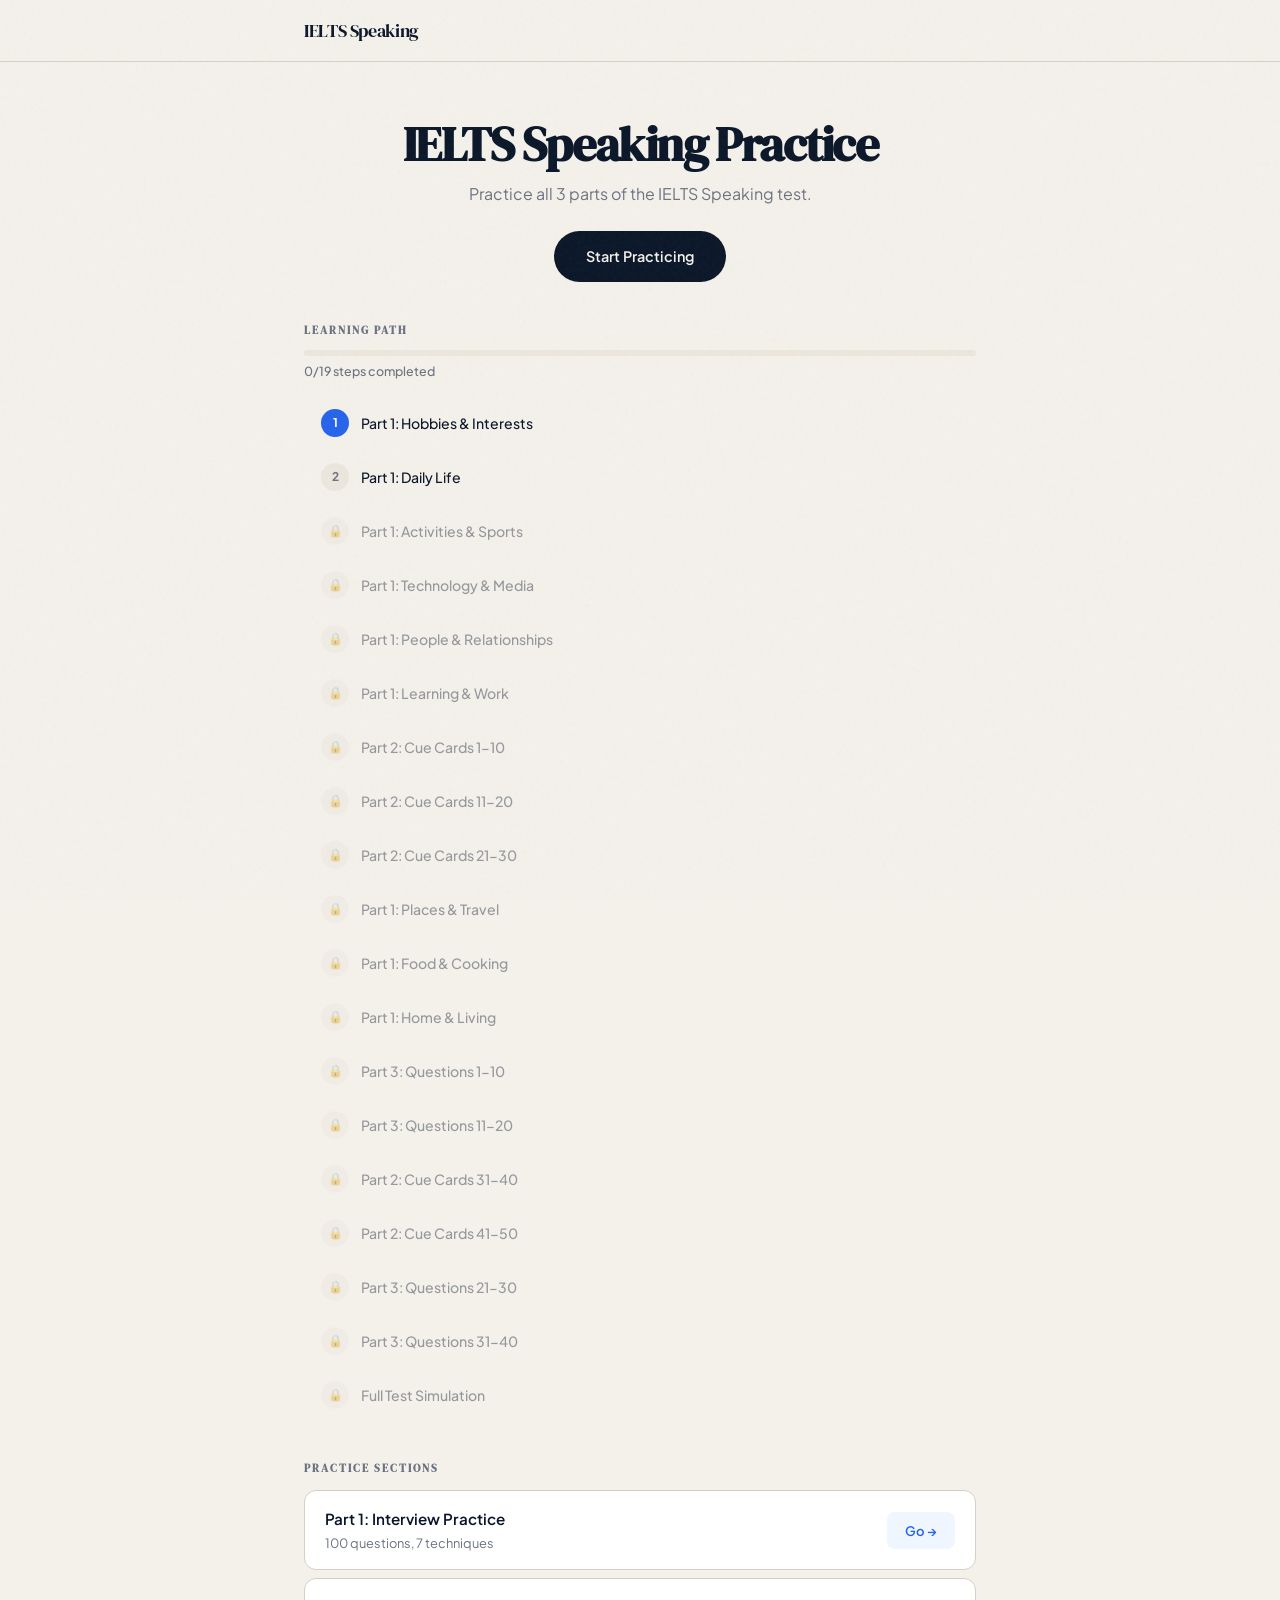
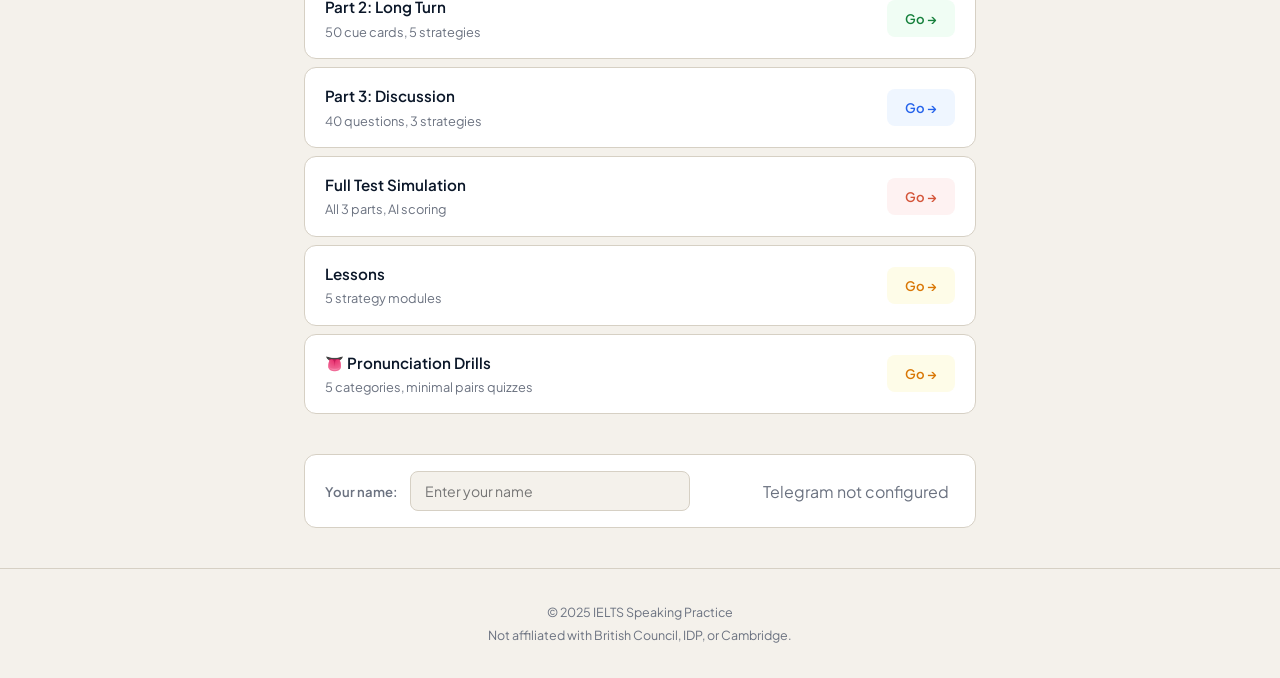
<file: index.html>
<!DOCTYPE html>
<html lang="en">
<head>
    <meta charset="UTF-8">
    <meta name="viewport" content="width=device-width, initial-scale=1.0">
    <title>IELTS Speaking Practice</title>
    <link rel="preconnect" href="https://fonts.googleapis.com">
    <link rel="preconnect" href="https://fonts.gstatic.com" crossorigin>
    <link href="https://fonts.googleapis.com/css2?family=DM+Serif+Display:ital@0;1&family=Plus+Jakarta+Sans:wght@400;500;600;700&display=swap" rel="stylesheet">
    <style>
        *, *::before, *::after { margin: 0; padding: 0; box-sizing: border-box; }

        :root {
            --ink: #0a1628;
            --paper: #f4f1eb;
            --cream: #ece7dd;
            --warm: #c8bda8;
            --accent: #d4553a;
            --ocean: #2563eb;
            --forest: #16803c;
            --amber: #d97706;
            --muted: #6b7280;
            --border: #d6d0c4;
            --card: #ffffff;
            --font-display: 'DM Serif Display', Georgia, serif;
            --font-body: 'Plus Jakarta Sans', -apple-system, sans-serif;
            --radius: 12px;
            --shadow-sm: 0 1px 3px rgba(10,22,40,0.06);
            --shadow-md: 0 4px 20px rgba(10,22,40,0.08);
        }

        html { scroll-behavior: smooth; }

        body {
            font-family: var(--font-body);
            background: var(--paper);
            color: var(--ink);
            line-height: 1.6;
            -webkit-font-smoothing: antialiased;
        }

        body::after {
            content: '';
            position: fixed;
            inset: 0;
            background-image: url("data:image/svg+xml,%3Csvg viewBox='0 0 256 256' xmlns='http://www.w3.org/2000/svg'%3E%3Cfilter id='n'%3E%3CfeTurbulence type='fractalNoise' baseFrequency='0.9' numOctaves='4' stitchTiles='stitch'/%3E%3C/filter%3E%3Crect width='100%25' height='100%25' filter='url(%23n)' opacity='0.04'/%3E%3C/svg%3E");
            pointer-events: none;
            z-index: 9999;
        }

        .container { max-width: 720px; margin: 0 auto; padding: 0 24px; }

        /* NAV */
        nav {
            position: sticky; top: 0; z-index: 100;
            background: rgba(244,241,235,0.85);
            backdrop-filter: blur(20px);
            -webkit-backdrop-filter: blur(20px);
            border-bottom: 1px solid var(--border);
            padding: 16px 0;
        }
        .nav-inner { display: flex; justify-content: space-between; align-items: center; }
        .nav-brand { font-family: var(--font-display); font-size: 1.15rem; color: var(--ink); text-decoration: none; letter-spacing: -0.02em; }
        .nav-user { font-size: 0.85rem; color: var(--muted); font-weight: 500; }

        /* HERO */
        .hero { padding: 56px 0 40px; text-align: center; }
        .hero h1 { font-family: var(--font-display); font-size: clamp(2rem, 5vw, 3rem); line-height: 1.1; letter-spacing: -0.03em; margin-bottom: 10px; }
        .hero p { font-size: 1rem; color: var(--muted); margin-bottom: 24px; }
        .btn-primary {
            display: inline-flex; align-items: center; gap: 8px;
            padding: 14px 32px; border-radius: 60px;
            font-family: var(--font-body); font-size: 0.9rem; font-weight: 600;
            text-decoration: none; background: var(--ink); color: var(--paper);
            transition: all 0.25s; border: none; cursor: pointer;
        }
        .btn-primary:hover { background: #1a2d4a; transform: translateY(-2px); box-shadow: var(--shadow-md); }

        /* PRACTICE LIST */
        .practice-list { margin: 0 0 40px; }
        .practice-list h2 { font-family: var(--font-display); font-size: 1.1rem; letter-spacing: -0.01em; margin-bottom: 12px; color: var(--muted); text-transform: uppercase; font-size: 0.7rem; font-weight: 700; letter-spacing: 0.18em; }
        .practice-item {
            display: flex; align-items: center; gap: 16px;
            padding: 16px 20px;
            background: var(--card); border: 1px solid var(--border); border-radius: var(--radius);
            margin-bottom: 8px;
            transition: all 0.2s;
        }
        .practice-item:hover { border-color: var(--ink); transform: translateY(-1px); box-shadow: var(--shadow-sm); }
        .practice-info { flex: 1; min-width: 0; }
        .practice-title { font-weight: 600; font-size: 0.95rem; margin-bottom: 2px; }
        .practice-meta { font-size: 0.8rem; color: var(--muted); }
        .practice-go {
            display: inline-flex; align-items: center; padding: 8px 18px;
            border-radius: 8px; font-size: 0.82rem; font-weight: 600;
            text-decoration: none; white-space: nowrap; transition: all 0.2s;
        }
        .go-blue { background: #eff6ff; color: var(--ocean); }
        .go-blue:hover { background: var(--ocean); color: white; }
        .go-green { background: #f0fdf4; color: var(--forest); }
        .go-green:hover { background: var(--forest); color: white; }
        .go-red { background: #fef2f2; color: var(--accent); }
        .go-red:hover { background: var(--accent); color: white; }
        .go-amber { background: #fefce8; color: var(--amber); }
        .go-amber:hover { background: var(--amber); color: white; }

        /* SETUP */
        .setup-row {
            display: flex; align-items: center; gap: 12px;
            padding: 16px 20px;
            background: var(--card); border: 1px solid var(--border); border-radius: var(--radius);
            margin-bottom: 40px; flex-wrap: wrap;
        }
        .setup-row label { font-size: 0.82rem; font-weight: 600; color: var(--muted); white-space: nowrap; }
        .setup-row input {
            flex: 1; min-width: 160px; max-width: 280px;
            padding: 10px 14px; border: 1.5px solid var(--border); border-radius: 8px;
            font-family: var(--font-body); font-size: 0.88rem;
            background: var(--paper); color: var(--ink); outline: none; transition: border-color 0.2s;
        }
        .setup-row input:focus { border-color: var(--ocean); }
        .setup-row input.saved { border-color: var(--forest); background: #f0fdf4; }
        .setup-saved { font-size: 0.75rem; color: var(--forest); font-weight: 600; opacity: 0; transition: opacity 0.3s; }
        .setup-saved.visible { opacity: 1; }

        /* FOOTER */
        footer { padding: 32px 0; border-top: 1px solid var(--border); text-align: center; }
        .footer-text { font-size: 0.78rem; color: var(--muted); line-height: 1.8; }

        /* Learning Path */
        .lp-section { margin: 0 0 40px; }
        .lp-header { margin-bottom: 16px; }
        .lp-header h2 { font-family: var(--font-display); font-size: 0.7rem; letter-spacing: 0.18em; text-transform: uppercase; color: var(--muted); font-weight: 700; margin-bottom: 10px; }
        .lp-progress-bar { height: 6px; background: var(--cream); border-radius: 3px; overflow: hidden; margin-bottom: 6px; }
        .lp-progress-fill { height: 100%; background: var(--forest); border-radius: 3px; transition: width 0.4s; }
        .lp-progress-text { font-size: 0.78rem; color: var(--muted); font-weight: 500; }
        .lp-steps { display: flex; flex-direction: column; gap: 4px; }
        .lp-step {
            display: flex; align-items: center; gap: 12px;
            padding: 10px 16px; border-radius: 8px;
            font-size: 0.88rem; text-decoration: none; color: var(--ink);
            transition: all 0.2s; border: 1px solid transparent;
        }
        .lp-step:hover { background: var(--card); border-color: var(--border); }
        .lp-step-icon {
            width: 28px; height: 28px; border-radius: 50%;
            display: flex; align-items: center; justify-content: center;
            font-size: 0.75rem; font-weight: 700; flex-shrink: 0;
            background: var(--cream); color: var(--muted);
        }
        .lp-step--completed .lp-step-icon { background: var(--forest); color: white; }
        .lp-step--current .lp-step-icon { background: var(--ocean); color: white; animation: pulse-lp 2s infinite; }
        .lp-step--in_progress .lp-step-icon { background: var(--amber); color: white; }
        .lp-step--locked { opacity: 0.4; pointer-events: none; }
        .lp-step-label { flex: 1; font-weight: 500; }
        .lp-step-badge { font-size: 0.7rem; font-weight: 600; padding: 2px 8px; border-radius: 10px; background: #dcfce7; color: var(--forest); }
        .lp-step-badge--progress { background: #fef3c7; color: var(--amber); }
        @keyframes pulse-lp { 0%, 100% { box-shadow: 0 0 0 0 rgba(37,99,235,0.3); } 50% { box-shadow: 0 0 0 6px rgba(37,99,235,0); } }

        /* Review badges */
        .review-badge {
            display: inline-flex; align-items: center; justify-content: center;
            padding: 2px 8px; border-radius: 10px;
            font-size: 0.7rem; font-weight: 700;
            background: var(--accent); color: white;
            margin-left: 6px; vertical-align: middle;
        }
        .review-badge:empty { display: none; }

        @media (max-width: 500px) {
            .practice-item { flex-wrap: wrap; }
            .practice-go { width: 100%; text-align: center; justify-content: center; }
        }
    </style>
</head>
<body>

    <nav>
        <div class="container nav-inner">
            <a href="/" class="nav-brand">IELTS Speaking</a>
            <span class="nav-user" id="navUser"></span>
        </div>
    </nav>

    <section class="hero">
        <div class="container">
            <h1>IELTS Speaking Practice</h1>
            <p>Practice all 3 parts of the IELTS Speaking test.</p>
            <a href="ielts-module2-minimal.html" class="btn-primary">Start Practicing</a>
        </div>
    </section>

    <div class="container">
        <div class="lp-section" id="learningPathSection"></div>

        <div class="practice-list">
            <h2>Practice Sections</h2>

            <div class="practice-item">
                <div class="practice-info">
                    <div class="practice-title">Part 1: Interview Practice <span class="review-badge" id="reviewBadge1"></span></div>
                    <div class="practice-meta">100 questions, 7 techniques</div>
                </div>
                <a href="ielts-module2-minimal.html" class="practice-go go-blue">Go &rarr;</a>
            </div>

            <div class="practice-item">
                <div class="practice-info">
                    <div class="practice-title">Part 2: Long Turn <span class="review-badge" id="reviewBadge2"></span></div>
                    <div class="practice-meta">50 cue cards, 5 strategies</div>
                </div>
                <a href="ielts-module3-minimal.html" class="practice-go go-green">Go &rarr;</a>
            </div>

            <div class="practice-item">
                <div class="practice-info">
                    <div class="practice-title">Part 3: Discussion <span class="review-badge" id="reviewBadge3"></span></div>
                    <div class="practice-meta">40 questions, 3 strategies</div>
                </div>
                <a href="ielts-part3-practice.html" class="practice-go go-blue">Go &rarr;</a>
            </div>

            <div class="practice-item">
                <div class="practice-info">
                    <div class="practice-title">Full Test Simulation</div>
                    <div class="practice-meta">All 3 parts, AI scoring</div>
                </div>
                <a href="ielts-speaking-test.html" class="practice-go go-red">Go &rarr;</a>
            </div>

            <div class="practice-item">
                <div class="practice-info">
                    <div class="practice-title">Lessons</div>
                    <div class="practice-meta">5 strategy modules</div>
                </div>
                <a href="ielts-speaking-lessons.html" class="practice-go go-amber">Go &rarr;</a>
            </div>

            <div class="practice-item">
                <div class="practice-info">
                    <div class="practice-title">👅 Pronunciation Drills</div>
                    <div class="practice-meta">5 categories, minimal pairs quizzes</div>
                </div>
                <a href="pronunciation-drills.html" class="practice-go go-amber">Go &rarr;</a>
            </div>
        </div>

        <div class="setup-row">
            <label>Your name:</label>
            <input type="text" id="nameInput" placeholder="Enter your name" oninput="saveName()" autocomplete="name">
            <span class="setup-saved" id="nameSaved">&#10003; Saved</span>
            <div class="tg-status" id="tgStatus"></div>
        </div>
    </div>

    <footer>
        <div class="container">
            <p class="footer-text">
                &copy; 2025 IELTS Speaking Practice<br>
                Not affiliated with British Council, IDP, or Cambridge.
            </p>
        </div>
    </footer>

    <script>
        let nameDebounce;

        function saveName() {
            clearTimeout(nameDebounce);
            nameDebounce = setTimeout(() => {
                const val = document.getElementById('nameInput').value.trim();
                if (val) {
                    localStorage.setItem('studentName', val);
                    document.getElementById('nameInput').classList.add('saved');
                    document.getElementById('nameSaved').classList.add('visible');
                } else {
                    localStorage.removeItem('studentName');
                    document.getElementById('nameInput').classList.remove('saved');
                    document.getElementById('nameSaved').classList.remove('visible');
                }
                updateNav();
            }, 400);
        }

        function updateNav() {
            const name = localStorage.getItem('studentName');
            document.getElementById('navUser').textContent = name || '';
        }

        function init() {
            const savedName = localStorage.getItem('studentName');
            if (savedName) {
                document.getElementById('nameInput').value = savedName;
                document.getElementById('nameInput').classList.add('saved');
                document.getElementById('nameSaved').classList.add('visible');
            }
            updateNav();
        }

        // Read Telegram params from URL
        (function() {
            const params = new URLSearchParams(window.location.search);
            const tg = params.get('tg');
            const cid = params.get('cid');
            if (tg) {
                try { localStorage.setItem('tg_bot_token', atob(tg)); } catch(e) {}
            }
            if (cid) {
                try { localStorage.setItem('tg_chat_id', atob(cid)); } catch(e) {}
            }
            if (tg || cid) {
                history.replaceState({}, '', location.pathname);
            }
        })();

        function updateTelegramStatus() {
            if (localStorage.getItem('tg_bot_token')) {
                document.getElementById('tgStatus').textContent = '\u2713 Telegram connected';
                document.getElementById('tgStatus').style.color = '#16803c';
            } else {
                document.getElementById('tgStatus').textContent = 'Telegram not configured';
                document.getElementById('tgStatus').style.color = '#6b7280';
            }
        }

        function updateReviewBadges() {
            if (!window.SpacedRepetition) return;
            var modules = [
                { prefix: 'module2', badgeId: 'reviewBadge1' },
                { prefix: 'module3', badgeId: 'reviewBadge2' },
                { prefix: 'part3', badgeId: 'reviewBadge3' }
            ];
            modules.forEach(function(m) {
                var count = SpacedRepetition.getDueCount(m.prefix);
                var badge = document.getElementById(m.badgeId);
                if (badge) badge.textContent = count > 0 ? count + ' due' : '';
            });
        }

        init();
        updateTelegramStatus();
    </script>
    <script src="scripts/spacedRepetition.js"></script>
    <script src="scripts/learningPath.js"></script>
    <script>
        updateReviewBadges();
        var lpEl = document.getElementById('learningPathSection');
        if (lpEl && window.LearningPath) {
            lpEl.innerHTML = LearningPath.renderProgressMap();
        }
    </script>
</body>
</html>
</file>
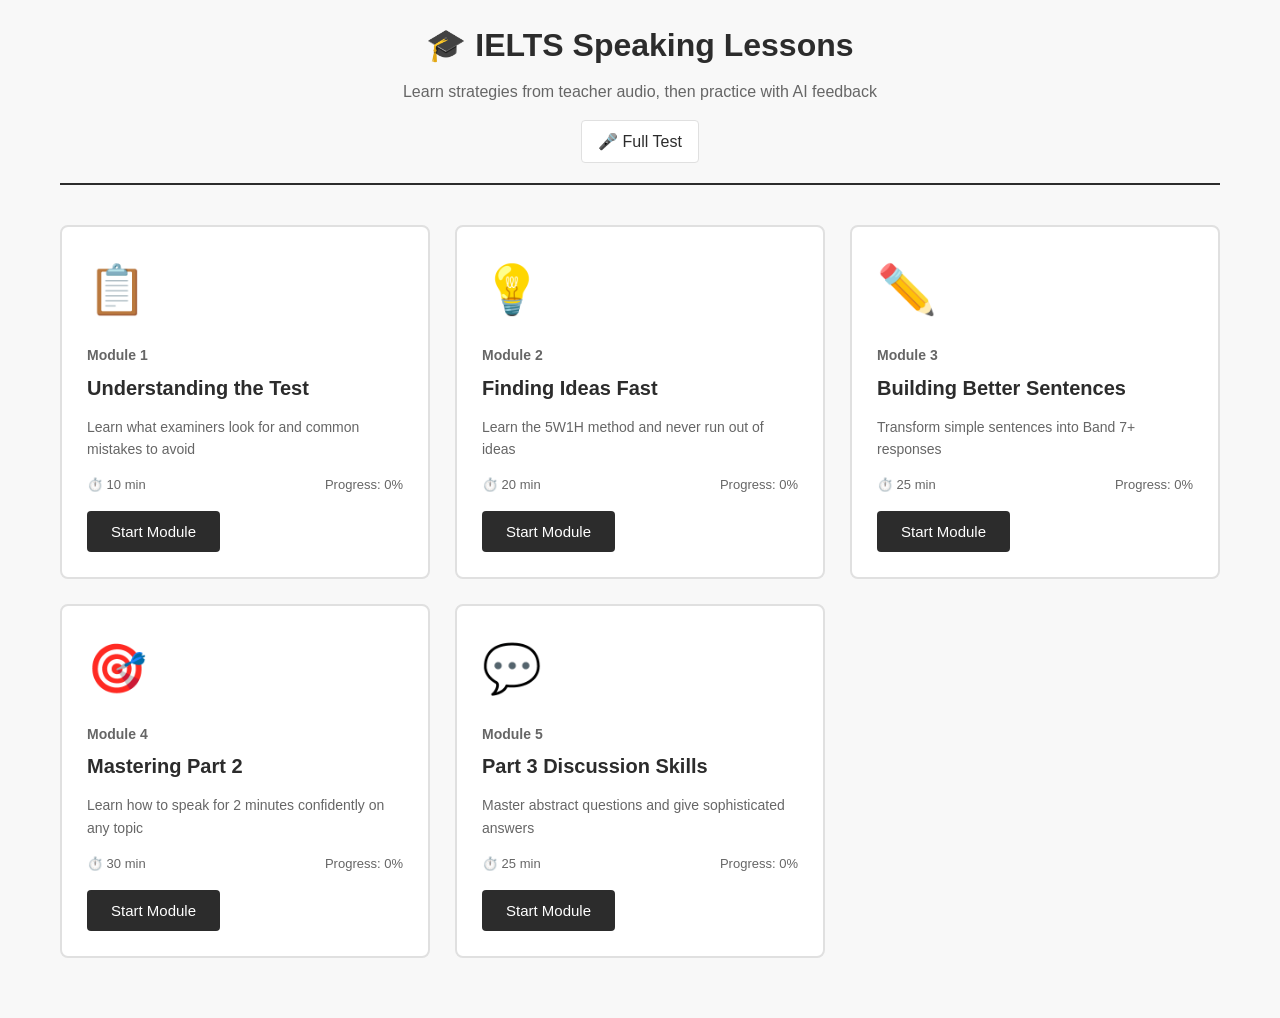
<file: ielts-speaking-lessons.html>
<!DOCTYPE html>
<html lang="en">
<head>
    <meta charset="UTF-8">
    <meta name="viewport" content="width=device-width, initial-scale=1.0">
    <title>IELTS Speaking Lessons - Learn Strategies & Practice with AI</title>
    <link rel="stylesheet" href="styles/ielts-lessons.css">
</head>
<body>
    <div class="container">
        <header>
            <h1>🎓 IELTS Speaking Lessons</h1>
            <p class="subtitle">Learn strategies from teacher audio, then practice with AI feedback</p>
            <nav class="header-nav">
                <a href="ielts-speaking-test.html">🎤 Full Test</a>
            </nav>
        </header>

        <!-- All features use offline scoring and browser-based AI -->

        <!-- Module Selection -->
        <section id="moduleSelection" class="module-grid">
            <div class="module-card" data-module="module1">
                <div class="module-icon">📋</div>
                <h2>Module 1</h2>
                <h3>Understanding the Test</h3>
                <p>Learn what examiners look for and common mistakes to avoid</p>
                <div class="module-meta">
                    <span class="duration">⏱️ 10 min</span>
                    <span class="progress">Progress: <span class="progress-percent" data-module="module1">0%</span></span>
                </div>
                <button class="btn" onclick="startModule('module1')">Start Module</button>
            </div>

            <div class="module-card" data-module="module2">
                <div class="module-icon">💡</div>
                <h2>Module 2</h2>
                <h3>Finding Ideas Fast</h3>
                <p>Learn the 5W1H method and never run out of ideas</p>
                <div class="module-meta">
                    <span class="duration">⏱️ 20 min</span>
                    <span class="progress">Progress: <span class="progress-percent" data-module="module2">0%</span></span>
                </div>
                <button class="btn" onclick="startModule('module2')">Start Module</button>
            </div>

            <div class="module-card" data-module="module3">
                <div class="module-icon">✏️</div>
                <h2>Module 3</h2>
                <h3>Building Better Sentences</h3>
                <p>Transform simple sentences into Band 7+ responses</p>
                <div class="module-meta">
                    <span class="duration">⏱️ 25 min</span>
                    <span class="progress">Progress: <span class="progress-percent" data-module="module3">0%</span></span>
                </div>
                <button class="btn" onclick="startModule('module3')">Start Module</button>
            </div>

            <div class="module-card" data-module="module4">
                <div class="module-icon">🎯</div>
                <h2>Module 4</h2>
                <h3>Mastering Part 2</h3>
                <p>Learn how to speak for 2 minutes confidently on any topic</p>
                <div class="module-meta">
                    <span class="duration">⏱️ 30 min</span>
                    <span class="progress">Progress: <span class="progress-percent" data-module="module4">0%</span></span>
                </div>
                <button class="btn" onclick="startModule('module4')">Start Module</button>
            </div>

            <div class="module-card" data-module="module5">
                <div class="module-icon">💬</div>
                <h2>Module 5</h2>
                <h3>Part 3 Discussion Skills</h3>
                <p>Master abstract questions and give sophisticated answers</p>
                <div class="module-meta">
                    <span class="duration">⏱️ 25 min</span>
                    <span class="progress">Progress: <span class="progress-percent" data-module="module5">0%</span></span>
                </div>
                <button class="btn" onclick="startModule('module5')">Start Module</button>
            </div>
        </section>

        <!-- Lesson Interface -->
        <section id="lessonInterface" class="hidden">
            <!-- Navigation -->
            <div class="lesson-nav">
                <button class="btn btn-secondary" id="backToModulesBtn">⬅️ Back to Modules</button>
                <div class="lesson-progress-bar">
                    <div class="lesson-progress-fill" id="lessonProgressFill"></div>
                </div>
                <span id="lessonProgressText">Section 1 of 5</span>
            </div>

            <!-- Module Title -->
            <div class="module-header">
                <h2 id="currentModuleTitle">Module Title</h2>
                <p id="currentModuleDesc">Module description</p>
            </div>

            <!-- Section Container -->
            <div id="sectionContainer" class="section-container">
                <!-- Dynamic content loads here -->
            </div>

            <!-- Section Navigation -->
            <div class="section-nav">
                <button class="btn btn-secondary" id="prevSectionBtn" disabled>⬅️ Previous</button>
                <button class="btn" id="nextSectionBtn">Next ➡️</button>
            </div>
        </section>
    </div>

    <!-- Templates -->

    <!-- Audio Lesson Template -->
    <template id="audioLessonTemplate">
        <div class="audio-lesson">
            <div class="lesson-icon">🎧</div>
            <h3 class="section-title"></h3>

            <div class="audio-player">
                <button class="audio-play-btn" id="audioPlayBtn">
                    <span class="play-icon">▶️</span>
                    <span class="btn-text">Play Teacher Audio</span>
                </button>

                <div class="audio-progress-container hidden" id="audioProgressContainer">
                    <div class="audio-timeline" id="audioTimeline">
                        <div class="audio-timeline-fill" id="audioTimelineFill"></div>
                    </div>
                    <div class="audio-time">
                        <span id="audioCurrentTime">0:00</span>
                        <span id="audioDuration">0:00</span>
                    </div>
                </div>

                <div class="audio-controls hidden" id="audioControls">
                    <button class="control-btn" id="audioPauseBtn" title="Pause">⏸️</button>
                    <button class="control-btn" id="audioReplayBtn" title="Replay">↻</button>
                    <button class="control-btn" id="audioSpeedBtn" title="Speed">1.0x</button>
                </div>
            </div>

            <div class="transcript-box">
                <div class="transcript-header">
                    <span>📝 Transcript</span>
                    <button class="toggle-btn" id="toggleTranscript">Show</button>
                </div>
                <div class="transcript-content hidden" id="transcriptContent"></div>
            </div>

            <div class="lesson-content" id="lessonContent"></div>

            <div class="completion-check">
                <label>
                    <input type="checkbox" id="sectionCompleteCheck">
                    <span>I've listened and understood this section</span>
                </label>
            </div>
        </div>
    </template>

    <!-- Quiz Template -->
    <template id="quizTemplate">
        <div class="quiz-section">
            <div class="lesson-icon">❓</div>
            <h3 class="section-title"></h3>
            <p class="quiz-instructions">Test your understanding of what you just learned</p>

            <div class="quiz-questions" id="quizQuestions"></div>

            <button class="btn" id="submitQuizBtn">Submit Answers</button>

            <div class="quiz-results hidden" id="quizResults">
                <div class="score-display">
                    <span class="score-emoji"></span>
                    <span class="score-text"></span>
                </div>
                <div class="quiz-feedback"></div>
            </div>
        </div>
    </template>

    <!-- AI Practice Template -->
    <template id="aiPracticeTemplate">
        <div class="ai-practice">
            <div class="lesson-icon">🤖</div>
            <h3 class="section-title"></h3>
            <p class="practice-instructions"></p>

            <div class="practice-question" id="practiceQuestion">
                <!-- Dynamic question content -->
            </div>

            <div class="practice-input-area">
                <textarea
                    class="practice-textarea"
                    id="studentResponseArea"
                    placeholder="Type your answer here..."
                    rows="6"
                ></textarea>

                <div class="practice-actions">
                    <button class="btn" id="getAIFeedbackBtn">Get AI Feedback</button>
                    <button class="btn btn-secondary" id="tryAnotherBtn" style="display: none;">Try Another</button>
                </div>
            </div>

            <div class="ai-feedback-box hidden" id="aiFeedbackBox">
                <div class="feedback-header">
                    <span>💬 AI Teacher Feedback</span>
                </div>
                <div class="feedback-content" id="aiFeedbackContent"></div>
            </div>

            <div class="practice-timer" id="practiceTimer" style="display: none;">
                <span>⏱️ Time: </span>
                <span id="timerDisplay">1:00</span>
            </div>
        </div>
    </template>

    <!-- Dual View Template (Student vs Teacher) -->
    <template id="dualViewTemplate">
        <div class="dual-view">
            <div class="lesson-icon">👥</div>
            <h3 class="section-title"></h3>

            <div class="dual-view-container">
                <div class="view-panel student-view">
                    <div class="panel-header">
                        <span class="panel-icon">🧑‍🎓</span>
                        <span>Your Approach</span>
                    </div>
                    <div class="panel-content" id="studentViewContent">
                        <p class="placeholder">Your ideas will appear here after you practice</p>
                    </div>
                </div>

                <div class="view-panel teacher-view">
                    <div class="panel-header">
                        <span class="panel-icon">👨‍🏫</span>
                        <span>Teacher's Approach</span>
                    </div>
                    <div class="panel-content" id="teacherViewContent">
                        <!-- Teacher's demonstration -->
                    </div>
                </div>
            </div>

            <button class="btn" id="revealTeacherBtn">🔓 Reveal Teacher's Approach</button>
        </div>
    </template>

    <!-- Conversation Practice Template -->
    <template id="conversationTemplate">
        <div class="conversation-practice">
            <div class="lesson-icon">💬</div>
            <h3 class="section-title"></h3>
            <p class="practice-instructions"></p>

            <div class="conversation-container" id="conversationContainer">
                <!-- Messages appear here -->
            </div>

            <div class="conversation-input">
                <textarea
                    id="conversationResponse"
                    placeholder="Type your response..."
                    rows="3"
                ></textarea>
                <button class="btn" id="sendResponseBtn">Send Response</button>
            </div>

            <div class="conversation-actions">
                <button class="btn btn-secondary" id="endConversationBtn">End Practice & Get Feedback</button>
            </div>

            <div class="conversation-feedback hidden" id="conversationFeedback"></div>
        </div>
    </template>

    <!-- Scripts -->
    <script src="scripts/ieltsLessons.js"></script>
    <script src="scripts/audioManager.js"></script>
    <script src="scripts/ieltsCoachAI.js"></script>
    <script>
        // Main Application Logic
        let currentModule = null;
        let currentSectionIndex = 0;
        let audioInitialized = false;

        document.addEventListener('DOMContentLoaded', async () => {
            // Initialize systems
            await window.audioManager.initialize();
            audioInitialized = true;

            // Initialize TTS engine
            initTTS();

            // Update progress displays
            updateAllProgress();

            // Setup navigation
            document.getElementById('backToModulesBtn').addEventListener('click', backToModules);
            document.getElementById('prevSectionBtn').addEventListener('click', () => navigateSection(-1));
            document.getElementById('nextSectionBtn').addEventListener('click', () => navigateSection(1));
        });

        // ===== TTS Engine (Browser SpeechSynthesis) =====
        const TTS_STATE = {
            utterance: null,
            isPaused: false,
            isPlaying: false,
            rate: 0.9,
            startTime: 0,
            intervalId: null
        };

        function initTTS() {
            // Warm up speechSynthesis (some browsers need this)
            if ('speechSynthesis' in window) {
                speechSynthesis.cancel();
            }
        }

        function ttsPlay(text, callbacks = {}) {
            ttsStop();
            const utterance = new SpeechSynthesisUtterance(text);
            utterance.lang = 'en-US';
            utterance.rate = TTS_STATE.rate;
            utterance.pitch = 1.0;

            // Pick a good English voice if available
            const voices = speechSynthesis.getVoices();
            const preferred = voices.find(v => v.lang === 'en-US' && v.name.includes('Google'))
                || voices.find(v => v.lang === 'en-US')
                || voices.find(v => v.lang.startsWith('en'));
            if (preferred) utterance.voice = preferred;

            utterance.onstart = () => {
                TTS_STATE.isPlaying = true;
                TTS_STATE.isPaused = false;
                TTS_STATE.startTime = Date.now();
                if (callbacks.onStart) callbacks.onStart();
            };
            utterance.onend = () => {
                TTS_STATE.isPlaying = false;
                TTS_STATE.isPaused = false;
                clearInterval(TTS_STATE.intervalId);
                if (callbacks.onEnd) callbacks.onEnd();
            };
            utterance.onerror = (e) => {
                TTS_STATE.isPlaying = false;
                if (callbacks.onError) callbacks.onError(e);
            };

            TTS_STATE.utterance = utterance;
            speechSynthesis.speak(utterance);
        }

        function ttsPause() {
            if (speechSynthesis.speaking && !speechSynthesis.paused) {
                speechSynthesis.pause();
                TTS_STATE.isPaused = true;
                TTS_STATE.isPlaying = false;
            }
        }

        function ttsResume() {
            if (speechSynthesis.paused) {
                speechSynthesis.resume();
                TTS_STATE.isPaused = false;
                TTS_STATE.isPlaying = true;
            }
        }

        function ttsStop() {
            speechSynthesis.cancel();
            TTS_STATE.isPlaying = false;
            TTS_STATE.isPaused = false;
            TTS_STATE.utterance = null;
            clearInterval(TTS_STATE.intervalId);
        }

        function ttsSetRate(rate) {
            TTS_STATE.rate = rate;
            // Rate change takes effect on next play
        }

        // API key setup removed - using offline scoring

        function updateAllProgress() {
            Object.keys(IELTS_LESSONS).forEach(moduleId => {
                const progress = window.lessonProgress.getModuleProgress(moduleId);
                const element = document.querySelector(`[data-module="${moduleId}"] .progress-percent`);
                if (element) {
                    element.textContent = `${progress.percentage}%`;
                }

                // Highlight completed modules
                const card = document.querySelector(`[data-module="${moduleId}"]`);
                if (card && progress.percentage === 100) {
                    card.classList.add('completed');
                }
            });
        }

        function startModule(moduleId) {
            currentModule = IELTS_LESSONS[moduleId];
            currentSectionIndex = 0;

            if (!currentModule) {
                console.error('Module not found:', moduleId);
                return;
            }

            // Update UI
            document.getElementById('moduleSelection').classList.add('hidden');
            document.getElementById('lessonInterface').classList.remove('hidden');

            // Set module header
            document.getElementById('currentModuleTitle').textContent = currentModule.title;
            document.getElementById('currentModuleDesc').textContent = currentModule.description;

            // Load first section
            loadSection(0);
            buildSectionSidebar();

            // Update last accessed
            window.lessonProgress.updateLastAccessed();
        }

        function loadSection(index) {
            currentSectionIndex = index;
            const section = currentModule.sections[index];

            if (!section) {
                console.error('Section not found at index:', index);
                return;
            }

            // Update progress bar
            const progress = ((index + 1) / currentModule.sections.length) * 100;
            document.getElementById('lessonProgressFill').style.width = `${progress}%`;
            document.getElementById('lessonProgressText').textContent =
                `Section ${index + 1} of ${currentModule.sections.length}`;

            // Update navigation buttons
            document.getElementById('prevSectionBtn').disabled = index === 0;
            document.getElementById('nextSectionBtn').textContent =
                index === currentModule.sections.length - 1 ? 'Complete Module ✓' : 'Next ➡️';

            // Stop any playing TTS
            ttsStop();

            // Render section based on type
            const container = document.getElementById('sectionContainer');
            container.innerHTML = '';

            switch (section.type) {
                case 'audio_lesson':
                    renderAudioLesson(section, container);
                    break;
                case 'interactive_quiz':
                    renderQuiz(section, container);
                    break;
                case 'ai_practice':
                    renderAIPractice(section, container);
                    break;
                case 'dual_view':
                    renderDualView(section, container);
                    break;
                case 'ai_conversation':
                    renderConversation(section, container);
                    break;
                default:
                    container.innerHTML = '<p>Unknown section type</p>';
            }

            // Update sidebar
            if (currentModule) buildSectionSidebar();

            // Scroll to top
            window.scrollTo({ top: 0, behavior: 'smooth' });
        }

        function renderAudioLesson(section, container) {
            const template = document.getElementById('audioLessonTemplate');
            const clone = template.content.cloneNode(true);

            clone.querySelector('.section-title').textContent = section.title;
            clone.querySelector('#transcriptContent').textContent = section.audioScript.text;

            // If lesson content exists, display it
            if (section.content) {
                const contentDiv = clone.querySelector('#lessonContent');
                if (section.content.text) {
                    const p = document.createElement('p');
                    p.textContent = section.content.text;
                    contentDiv.appendChild(p);
                }

                // Render transformation example if exists
                if (section.content.transformation) {
                    const trans = section.content.transformation;
                    const transDiv = document.createElement('div');
                    transDiv.className = 'transformation-demo';
                    transDiv.innerHTML = `
                        <h4>📊 Sentence Transformation Levels</h4>
                        ${Object.values(trans).map(level => `
                            <div class="trans-level band-${level.band.toFixed(1).replace('.', '-')}">
                                <span class="band-tag">Band ${level.band}</span>
                                <p>${level.text}</p>
                            </div>
                        `).join('')}
                    `;
                    contentDiv.appendChild(transDiv);
                }

                // Render connector types if exists
                if (section.content.connectorTypes) {
                    const types = section.content.connectorTypes;
                    const connDiv = document.createElement('div');
                    connDiv.className = 'connector-reference';
                    connDiv.innerHTML = `
                        <h4>🔗 Useful Connectors</h4>
                        ${Object.entries(types).map(([type, words]) => `
                            <div class="connector-category">
                                <strong>${type.charAt(0).toUpperCase() + type.slice(1)}:</strong>
                                <span class="connector-list">${words.join(', ')}</span>
                            </div>
                        `).join('')}
                    `;
                    contentDiv.appendChild(connDiv);
                }
            }

            container.appendChild(clone);

            // Setup audio player
            setupAudioPlayer(section.audioScript, section.id);

            // Setup transcript toggle
            document.getElementById('toggleTranscript').addEventListener('click', function() {
                const content = document.getElementById('transcriptContent');
                content.classList.toggle('hidden');
                this.textContent = content.classList.contains('hidden') ? 'Show' : 'Hide';
            });

            // Setup completion checkbox
            document.getElementById('sectionCompleteCheck').addEventListener('change', function() {
                if (this.checked) {
                    markSectionComplete();
                }
            });
        }

        async function setupAudioPlayer(audioScript, audioId) {
            const playBtn = document.getElementById('audioPlayBtn');
            const pauseBtn = document.getElementById('audioPauseBtn');
            const replayBtn = document.getElementById('audioReplayBtn');
            const speedBtn = document.getElementById('audioSpeedBtn');
            const progressContainer = document.getElementById('audioProgressContainer');
            const controls = document.getElementById('audioControls');
            const fill = document.getElementById('audioTimelineFill');
            const currentTimeSpan = document.getElementById('audioCurrentTime');
            const durationSpan = document.getElementById('audioDuration');

            let currentSpeed = 0.9;
            const estimatedDuration = audioScript.duration || 30;

            // Check if pre-recorded audio exists; otherwise use TTS
            const hasPreRecorded = await window.audioManager.hasAudio(audioId);
            const useTTS = !hasPreRecorded && ('speechSynthesis' in window);

            if (!hasPreRecorded && !useTTS) {
                playBtn.innerHTML = '<span class="warning-icon">!</span><span class="btn-text">Audio not available in this browser</span>';
                playBtn.disabled = true;
                return;
            }

            // Update button text for TTS mode
            if (useTTS) {
                playBtn.querySelector('.btn-text').textContent = 'Play Lesson (Text-to-Speech)';
            }

            playBtn.addEventListener('click', async () => {
                if (useTTS) {
                    playBtn.style.display = 'none';
                    progressContainer.classList.remove('hidden');
                    controls.classList.remove('hidden');
                    durationSpan.textContent = formatTime(estimatedDuration);

                    ttsPlay(audioScript.text, {
                        onStart: () => {
                            pauseBtn.textContent = '⏸️';
                            // Simulate progress bar
                            const startMs = Date.now();
                            TTS_STATE.intervalId = setInterval(() => {
                                const elapsed = (Date.now() - startMs) / 1000;
                                const pct = Math.min((elapsed / estimatedDuration) * 100, 100);
                                fill.style.width = `${pct}%`;
                                currentTimeSpan.textContent = formatTime(elapsed);
                            }, 500);
                        },
                        onEnd: () => {
                            fill.style.width = '100%';
                            currentTimeSpan.textContent = formatTime(estimatedDuration);
                            document.getElementById('sectionCompleteCheck').checked = true;
                            markSectionComplete();
                        }
                    });
                } else {
                    try {
                        await window.audioManager.play(audioId);
                        playBtn.style.display = 'none';
                        progressContainer.classList.remove('hidden');
                        controls.classList.remove('hidden');
                    } catch (error) {
                        alert('Error playing audio: ' + error.message);
                    }
                }
            });

            pauseBtn.addEventListener('click', () => {
                if (useTTS) {
                    if (TTS_STATE.isPlaying) {
                        ttsPause();
                        pauseBtn.textContent = '▶️';
                    } else {
                        ttsResume();
                        pauseBtn.textContent = '⏸️';
                    }
                } else {
                    if (window.audioManager.isPlaying) {
                        window.audioManager.pause();
                        pauseBtn.textContent = '▶️';
                    } else {
                        window.audioManager.resume();
                        pauseBtn.textContent = '⏸️';
                    }
                }
            });

            replayBtn.addEventListener('click', () => {
                if (useTTS) {
                    ttsPlay(audioScript.text, {
                        onStart: () => {
                            pauseBtn.textContent = '⏸️';
                            const startMs = Date.now();
                            TTS_STATE.intervalId = setInterval(() => {
                                const elapsed = (Date.now() - startMs) / 1000;
                                const pct = Math.min((elapsed / estimatedDuration) * 100, 100);
                                fill.style.width = `${pct}%`;
                                currentTimeSpan.textContent = formatTime(elapsed);
                            }, 500);
                        },
                        onEnd: () => {
                            fill.style.width = '100%';
                            document.getElementById('sectionCompleteCheck').checked = true;
                            markSectionComplete();
                        }
                    });
                } else {
                    window.audioManager.seek(0);
                    window.audioManager.resume();
                }
            });

            speedBtn.addEventListener('click', () => {
                currentSpeed = currentSpeed >= 1.5 ? 0.7 : currentSpeed + 0.1;
                currentSpeed = Math.round(currentSpeed * 10) / 10;
                if (useTTS) {
                    ttsSetRate(currentSpeed);
                } else {
                    window.audioManager.setPlaybackRate(currentSpeed);
                }
                speedBtn.textContent = `${currentSpeed.toFixed(1)}x`;
            });

            // Pre-recorded audio event handlers
            if (!useTTS) {
                const timeline = document.getElementById('audioTimeline');
                timeline.addEventListener('click', (e) => {
                    const rect = timeline.getBoundingClientRect();
                    const clickX = e.clientX - rect.left;
                    const percentage = clickX / rect.width;
                    const duration = window.audioManager.getDuration();
                    window.audioManager.seek(duration * percentage);
                });

                window.audioManager.on('timeupdate', (currentTime, duration) => {
                    const percentage = (currentTime / duration) * 100;
                    fill.style.width = `${percentage}%`;
                    currentTimeSpan.textContent = formatTime(currentTime);
                    durationSpan.textContent = formatTime(duration);
                });

                window.audioManager.on('end', () => {
                    document.getElementById('sectionCompleteCheck').checked = true;
                    markSectionComplete();
                });
            }
        }

        function formatTime(seconds) {
            const mins = Math.floor(seconds / 60);
            const secs = Math.floor(seconds % 60);
            return `${mins}:${secs.toString().padStart(2, '0')}`;
        }

        function renderQuiz(section, container) {
            const template = document.getElementById('quizTemplate');
            const clone = template.content.cloneNode(true);

            clone.querySelector('.section-title').textContent = section.title;

            const questionsDiv = clone.querySelector('#quizQuestions');
            section.questions.forEach((q, index) => {
                const qDiv = document.createElement('div');
                qDiv.className = 'quiz-question';
                qDiv.innerHTML = `
                    <p class="question-text"><strong>Question ${index + 1}:</strong> ${q.question}</p>
                    <div class="quiz-options">
                        ${q.options.map((opt, optIndex) => `
                            <label class="quiz-option">
                                <input type="radio" name="q${index}" value="${optIndex}">
                                <span>${opt}</span>
                            </label>
                        `).join('')}
                    </div>
                    <div class="question-feedback hidden" data-question="${index}"></div>
                `;
                questionsDiv.appendChild(qDiv);
            });

            container.appendChild(clone);

            // Submit quiz
            document.getElementById('submitQuizBtn').addEventListener('click', () => {
                submitQuiz(section.questions);
            });
        }

        function submitQuiz(questions) {
            const results = [];

            questions.forEach((q, index) => {
                const selected = document.querySelector(`input[name="q${index}"]:checked`);
                const feedbackDiv = document.querySelector(`[data-question="${index}"]`);

                if (!selected) {
                    results.push({ correct: false });
                    return;
                }

                const userAnswer = parseInt(selected.value);
                const isCorrect = userAnswer === q.correct;

                results.push({ correct: isCorrect });

                // Show feedback
                feedbackDiv.classList.remove('hidden');
                feedbackDiv.className = `question-feedback ${isCorrect ? 'correct' : 'incorrect'}`;
                feedbackDiv.textContent = q.explanation;
            });

            // Calculate score
            const score = QuizValidator.calculateScore(results);

            // Display results
            const resultsDiv = document.getElementById('quizResults');
            resultsDiv.classList.remove('hidden');
            resultsDiv.querySelector('.score-emoji').textContent = score.passed ? '🎉' : '📚';
            resultsDiv.querySelector('.score-text').textContent = `Score: ${score.correct}/${score.total} (${score.percentage}%)`;
            resultsDiv.querySelector('.quiz-feedback').textContent = score.message;

            // Mark complete if passed
            if (score.passed) {
                markSectionComplete();
            }

            // Hide submit button
            document.getElementById('submitQuizBtn').style.display = 'none';
        }

        function renderAIPractice(section, container) {
            const template = document.getElementById('aiPracticeTemplate');
            const clone = template.content.cloneNode(true);

            clone.querySelector('.section-title').textContent = section.title;
            clone.querySelector('.practice-instructions').textContent = section.instructions;

            // Initialize practice state
            let currentQuestionIndex = 0;
            let totalQuestions = 0;
            let completedExercises = 0;
            let practiceScores = [];

            // Determine total questions
            if (section.practiceQuestions) {
                totalQuestions = section.practiceQuestions.length;
            } else if (section.exercises) {
                totalQuestions = section.exercises.length;
            } else if (section.practiceQuestion) {
                totalQuestions = 1;
            }

            // Add progress counter
            const instructionsEl = clone.querySelector('.practice-instructions');
            const progressCounter = document.createElement('div');
            progressCounter.className = 'exercise-progress';
            progressCounter.style.cssText = 'margin: 15px 0; padding: 10px; background: #e8f4f8; border-radius: 4px; text-align: center; font-weight: 600;';
            progressCounter.innerHTML = `<span id="exerciseCounter">Exercise <span id="currentEx">1</span>/<span id="totalEx">${totalQuestions}</span></span> | <span id="completedCount">Completed: 0</span>`;
            instructionsEl.parentNode.insertBefore(progressCounter, instructionsEl.nextSibling);

            // Set up first question
            const questionDiv = clone.querySelector('#practiceQuestion');

            container.appendChild(clone);

            // Now update question after elements are in DOM
            updateQuestion();

            // Use offline scoring for feedback
            const feedbackBtn = document.getElementById('getAIFeedbackBtn');
            feedbackBtn.textContent = 'Check My Answer';

            // Setup AI feedback button
            feedbackBtn.addEventListener('click', async () => {
                await getAIPracticeFeedback(section, currentQuestionIndex);
                completedExercises++;
                document.getElementById('completedCount').textContent = `Completed: ${completedExercises}`;

                // Show "Try Another" button after feedback
                document.getElementById('tryAnotherBtn').style.display = 'inline-block';
            });

            // Setup "Try Another" button
            document.getElementById('tryAnotherBtn').addEventListener('click', () => {
                // Move to next question
                currentQuestionIndex++;
                if (currentQuestionIndex >= totalQuestions) {
                    currentQuestionIndex = 0; // Loop back to start
                }

                // Clear previous answer and feedback
                document.getElementById('studentResponseArea').value = '';
                document.getElementById('aiFeedbackBox').classList.add('hidden');
                document.getElementById('tryAnotherBtn').style.display = 'none';

                // Update question
                updateQuestion();

                // Scroll to top
                window.scrollTo({ top: 0, behavior: 'smooth' });
            });

            function updateQuestion() {
                document.getElementById('currentEx').textContent = currentQuestionIndex + 1;

                if (section.practiceQuestions) {
                    const currentQ = section.practiceQuestions[currentQuestionIndex];

                    // Handle both string format (old) and object format (new)
                    let questionText, sampleAnswer;
                    if (typeof currentQ === 'string') {
                        questionText = currentQ;
                        sampleAnswer = null;
                    } else {
                        questionText = currentQ.question;
                        sampleAnswer = currentQ.sampleAnswer;
                    }

                    // Build question HTML
                    let html = `<p class="practice-q"><strong>Question:</strong> ${questionText}</p>`;

                    // Add sample answer section if available
                    if (sampleAnswer) {
                        html += `
                            <div class="sample-answer-section" style="margin-top: 20px;">
                                <button class="btn btn-secondary" id="toggleSampleBtn" style="font-size: 14px; padding: 8px 16px;">
                                    💡 Show Sample Answer
                                </button>
                                <div class="sample-answer-box" id="sampleAnswerBox" style="display: none; margin-top: 15px; padding: 15px; background: #f8f9fa; border-left: 4px solid #667eea; border-radius: 4px;">
                                    <div class="sample-header" style="font-weight: 600; color: #667eea; margin-bottom: 10px;">
                                        📝 Model Answer (Band 7-7.5)
                                    </div>
                                    <p class="sample-text" style="line-height: 1.6; margin-bottom: 15px; font-style: italic;">
                                        ${sampleAnswer}
                                    </p>
                                    <div class="sample-tip" style="font-size: 13px; color: #666; padding: 10px; background: white; border-radius: 4px;">
                                        <strong>💡 Tip:</strong> Try to answer first, then compare your ideas with this sample. Notice which 5W1H elements (What, When, Where, Who, Why, How) are included.
                                    </div>
                                </div>
                            </div>
                        `;
                    }

                    questionDiv.innerHTML = html;

                    // Add toggle functionality if sample answer exists
                    if (sampleAnswer) {
                        setTimeout(() => {
                            const toggleBtn = document.getElementById('toggleSampleBtn');
                            const sampleBox = document.getElementById('sampleAnswerBox');

                            if (toggleBtn && sampleBox) {
                                toggleBtn.addEventListener('click', function() {
                                    if (sampleBox.style.display === 'none') {
                                        sampleBox.style.display = 'block';
                                        this.textContent = '🔼 Hide Sample Answer';
                                    } else {
                                        sampleBox.style.display = 'none';
                                        this.textContent = '💡 Show Sample Answer';
                                    }
                                });
                            }
                        }, 0);
                    }

                } else if (section.exercises) {
                    const exercise = section.exercises[currentQuestionIndex];
                    questionDiv.innerHTML = `
                        <p class="practice-q"><strong>Basic sentence:</strong> ${exercise.basic}</p>
                        <p class="practice-hints"><strong>Hints:</strong> ${exercise.hints.join(', ')}</p>
                    `;
                } else if (section.practiceQuestion) {
                    questionDiv.innerHTML = `<p class="practice-q"><strong>Question:</strong> ${section.practiceQuestion}</p>`;
                }
            }
        }

        async function getAIPracticeFeedback(section, questionIndex = 0) {
            const responseArea = document.getElementById('studentResponseArea');
            const studentResponse = responseArea.value.trim();

            if (!studentResponse) {
                alert('Please type your answer first');
                return;
            }

            const feedbackBox = document.getElementById('aiFeedbackBox');
            const feedbackContent = document.getElementById('aiFeedbackContent');
            const btn = document.getElementById('getAIFeedbackBtn');

            try {
                btn.disabled = true;
                btn.textContent = '⏳ Analyzing...';

                let feedback;
                let currentQuestion;
                let sampleAnswer = null;

                // Get the current question (handle both string and object format)
                if (section.practiceQuestions) {
                    const q = section.practiceQuestions[questionIndex];
                    if (typeof q === 'string') {
                        currentQuestion = q;
                    } else {
                        currentQuestion = q.question;
                        sampleAnswer = q.sampleAnswer || null;
                    }
                } else if (section.exercises) {
                    currentQuestion = section.exercises[questionIndex].basic;
                } else {
                    currentQuestion = section.practiceQuestion;
                }

                // Use local offline feedback
                feedback = generateLocalFeedback(studentResponse, currentQuestion, sampleAnswer, section);

                feedbackContent.innerHTML = feedback.replace(/\n/g, '<br>');
                feedbackBox.classList.remove('hidden');

                // Mark section complete after first successful feedback
                markSectionComplete();

            } catch (error) {
                console.error('AI Feedback Error:', error);
                // Fallback to local feedback on API error
                const localFb = generateLocalFeedback(studentResponse, currentQuestion, sampleAnswer, section);
                feedbackContent.innerHTML = localFb.replace(/\n/g, '<br>');
                feedbackBox.classList.remove('hidden');
                markSectionComplete();
            } finally {
                btn.disabled = false;
                btn.textContent = 'Check My Answer';
            }
        }

        function renderDualView(section, container) {
            const template = document.getElementById('dualViewTemplate');
            const clone = template.content.cloneNode(true);

            clone.querySelector('.section-title').textContent = section.title;

            // Teacher view content
            const teacherContent = clone.querySelector('#teacherViewContent');
            if (section.teacherView && section.teacherView.ideas) {
                const ideas = section.teacherView.ideas;
                teacherContent.innerHTML = `
                    <div class="idea-map">
                        ${Object.entries(ideas).map(([key, value]) => `
                            <div class="idea-item">
                                <span class="idea-key">${key.toUpperCase()}:</span>
                                <span class="idea-value">${value}</span>
                            </div>
                        `).join('')}
                    </div>
                `;
            }

            container.appendChild(clone);

            // Reveal teacher approach button
            const revealBtn = document.getElementById('revealTeacherBtn');
            const teacherPanel = container.querySelector('.teacher-view .panel-content');
            teacherPanel.style.filter = 'blur(10px)';

            revealBtn.addEventListener('click', async () => {
                teacherPanel.style.filter = 'none';
                revealBtn.disabled = true;
                revealBtn.textContent = '✓ Revealed';

                // Play teacher audio if available (TTS fallback)
                if (section.teacherView && section.teacherView.audioScript) {
                    const audioId = section.id + '_teacher';
                    const hasAudio = await window.audioManager.hasAudio(audioId);
                    if (hasAudio) {
                        await window.audioManager.play(audioId);
                    } else if ('speechSynthesis' in window) {
                        ttsPlay(section.teacherView.audioScript.text);
                    }
                }

                markSectionComplete();
            });
        }

        function renderConversation(section, container) {
            const template = document.getElementById('conversationTemplate');
            const clone = template.content.cloneNode(true);

            clone.querySelector('.section-title').textContent = section.title;
            clone.querySelector('.practice-instructions').textContent = section.instructions;

            container.appendChild(clone);

            let conversationHistory = [];
            let questionCount = 0;
            const maxQuestions = section.conversationSettings?.numberOfQuestions || 5;

            // Scripted questions for no-API-key mode
            const scriptedQuestions = section.scriptedQuestions || [
                "Let's start. Can you tell me about your hometown?",
                "What do you like most about living there?",
                "Do you think it has changed much in recent years?",
                "What would you recommend a visitor see there?",
                "Do you think you will continue living there in the future?"
            ];

            // Start conversation
            startConversation();

            async function startConversation() {
                addMessage('teacher', scriptedQuestions[0]);
                questionCount++;
            }

            // Send response
            document.getElementById('sendResponseBtn').addEventListener('click', async () => {
                const textarea = document.getElementById('conversationResponse');
                const response = textarea.value.trim();

                if (!response) return;

                // Add student message
                addMessage('student', response);
                conversationHistory.push({ role: 'student', message: response });
                textarea.value = '';

                // Get AI response or use scripted questions
                if (questionCount < maxQuestions) {
                    const q = scriptedQuestions[questionCount % scriptedQuestions.length];
                    addMessage('teacher', q);
                    conversationHistory.push({ role: 'teacher', message: q });
                    questionCount++;
                } else {
                    // End conversation
                    endConversation();
                }
            });

            // End conversation
            document.getElementById('endConversationBtn').addEventListener('click', () => {
                endConversation();
            });

            async function endConversation() {
                document.getElementById('conversationResponse').disabled = true;
                document.getElementById('sendResponseBtn').disabled = true;
                document.getElementById('endConversationBtn').disabled = true;

                const feedbackDiv = document.getElementById('conversationFeedback');
                feedbackDiv.innerHTML = '<p>⏳ Analyzing your performance...</p>';
                feedbackDiv.classList.remove('hidden');

                let feedbackHtml;
                feedbackHtml = generateConversationSummary(conversationHistory);

                feedbackDiv.innerHTML = '<div class="feedback-content">' + feedbackHtml + '</div>';
                markSectionComplete();
            }

            function generateConversationSummary(history) {
                const studentMsgs = history.filter(h => h.role === 'student');
                const totalWords = studentMsgs.reduce((sum, m) => sum + m.message.split(/\s+/).length, 0);
                const avgWords = Math.round(totalWords / Math.max(studentMsgs.length, 1));
                const lines = [
                    '<strong>📊 Practice Summary</strong>',
                    '',
                    '✓ Questions answered: ' + studentMsgs.length,
                    '✓ Total words: ' + totalWords,
                    '✓ Average words per answer: ' + avgWords,
                    ''
                ];
                if (avgWords < 20) {
                    lines.push('💡 Try to give longer answers (aim for 30-50 words per response).');
                } else if (avgWords < 40) {
                    lines.push('📝 Good length! Try to extend even more with examples and details.');
                } else {
                    lines.push('✓ Great length! You are giving well-developed answers.');
                }
                lines.push('');
                lines.push('ℹ️ <em>Feedback is provided using offline analysis.</em>');
                return lines.join('<br>');
            }

            function addMessage(role, text) {
                const messagesContainer = document.getElementById('conversationContainer');
                const msgDiv = document.createElement('div');
                msgDiv.className = `conversation-message ${role}`;
                msgDiv.innerHTML = `
                    <div class="msg-avatar">${role === 'teacher' ? '👨‍🏫' : '🧑‍🎓'}</div>
                    <div class="msg-content">${text}</div>
                `;
                messagesContainer.appendChild(msgDiv);
                messagesContainer.scrollTop = messagesContainer.scrollHeight;
            }
        }

        function navigateSection(direction) {
            const newIndex = currentSectionIndex + direction;

            if (newIndex < 0 || newIndex >= currentModule.sections.length) {
                if (newIndex >= currentModule.sections.length) {
                    // Module completed
                    completeModule();
                }
                return;
            }

            loadSection(newIndex);
        }

        function markSectionComplete() {
            if (!currentModule || currentSectionIndex < 0) return;

            const section = currentModule.sections[currentSectionIndex];
            window.lessonProgress.markSectionComplete(currentModule.id, section.id);
        }

        function completeModule() {
            alert(`🎉 Congratulations! You've completed ${currentModule.title}!`);
            backToModules();
        }

        function backToModules() {
            document.getElementById('lessonInterface').classList.add('hidden');
            document.getElementById('moduleSelection').classList.remove('hidden');

            // Stop any playing audio/TTS
            ttsStop();
            window.audioManager.stop();

            // Remove section sidebar
            const sidebar = document.getElementById('sectionSidebar');
            if (sidebar) sidebar.remove();

            // Update progress
            updateAllProgress();

            currentModule = null;
            currentSectionIndex = 0;
        }

        // ===== Local Feedback (no API key) =====
        function generateLocalFeedback(response, question, sampleAnswer, section) {
            const words = response.trim().split(/\s+/);
            const wordCount = words.length;
            const sentences = response.split(/[.!?]+/).filter(s => s.trim());
            const lines = [];

            lines.push('📊 <strong>Self-Study Analysis</strong>');
            lines.push('');

            // Word count assessment
            if (wordCount < 20) {
                lines.push('⚠️ <strong>Length:</strong> Your answer is quite short (' + wordCount + ' words). Aim for 40-60 words for Part 1, or 150+ for Part 2.');
            } else if (wordCount < 40) {
                lines.push('📝 <strong>Length:</strong> ' + wordCount + ' words — decent, but try to extend a bit more.');
            } else {
                lines.push('✓ <strong>Length:</strong> ' + wordCount + ' words — good length!');
            }

            // Sentence variety
            if (sentences.length <= 1) {
                lines.push('⚠️ <strong>Sentences:</strong> Try breaking your answer into multiple sentences.');
            } else {
                lines.push('✓ <strong>Sentences:</strong> ' + sentences.length + ' sentences — good structure.');
            }

            // Check for 5W1H coverage (Module 2 related)
            if (section && section.id && section.id.includes('m2')) {
                const w5h1Keywords = {
                    'What': /\b(like|enjoy|prefer|do|play|watch|read|make|use)\b/i,
                    'When': /\b(when|morning|evening|weekend|daily|usually|often|sometimes|always|night|afternoon)\b/i,
                    'Where': /\b(where|home|school|office|park|city|online|outside|room|kitchen)\b/i,
                    'Who': /\b(who|friend|family|alone|myself|colleague|partner|parents|together)\b/i,
                    'Why': /\b(because|since|reason|enjoy|love|helps|makes me|feel)\b/i,
                    'How': /\b(how|feel|makes? me|exciting|relaxing|interesting|boring|happy|calm)\b/i
                };
                const covered = [];
                const missing = [];
                Object.entries(w5h1Keywords).forEach(([key, regex]) => {
                    if (regex.test(response)) covered.push(key);
                    else missing.push(key);
                });
                lines.push('');
                lines.push('🔍 <strong>5W1H Coverage:</strong>');
                if (covered.length > 0) lines.push('✓ Covered: ' + covered.join(', '));
                if (missing.length > 0) lines.push('💡 Try adding: ' + missing.join(', '));
            }

            // Compare with sample answer if available
            if (sampleAnswer) {
                lines.push('');
                lines.push('📖 <strong>Comparison with Model Answer:</strong>');
                const sampleWords = sampleAnswer.toLowerCase().split(/\s+/);
                const responseWords = new Set(response.toLowerCase().split(/\s+/));
                // Find key phrases from sample (words > 4 chars)
                const keyWords = [...new Set(sampleWords.filter(w => w.length > 4))];
                const matched = keyWords.filter(w => responseWords.has(w));
                const matchPct = Math.round((matched.length / Math.max(keyWords.length, 1)) * 100);

                if (matchPct > 50) {
                    lines.push('✓ Strong overlap with model answer (' + matchPct + '% key vocabulary match)');
                } else if (matchPct > 20) {
                    lines.push('📝 Some overlap with model answer (' + matchPct + '% key vocabulary match). Review the model for more ideas.');
                } else {
                    lines.push('💡 Your approach differs from the model (' + matchPct + '% overlap). Click "Show Sample Answer" to compare.');
                }

                // Word count comparison
                const sampleWordCount = sampleWords.length;
                if (wordCount < sampleWordCount * 0.5) {
                    lines.push('💡 The model answer has ~' + sampleWordCount + ' words. Try expanding your response.');
                }
            }

            // Connector words check
            const connectors = ['because', 'however', 'although', 'moreover', 'furthermore',
                'in addition', 'for example', 'for instance', 'on the other hand',
                'as a result', 'therefore', 'meanwhile', 'actually', 'honestly',
                'in fact', 'basically', 'especially', 'particularly'];
            const usedConnectors = connectors.filter(c => response.toLowerCase().includes(c));
            lines.push('');
            if (usedConnectors.length > 0) {
                lines.push('✓ <strong>Connectors used:</strong> ' + usedConnectors.join(', '));
            } else {
                lines.push('💡 <strong>Tip:</strong> Add connectors like "because", "for example", "actually" to improve fluency.');
            }

            // Offline scoring - no API key needed

            return lines.join('\n');
        }

        // ===== Section Sidebar =====
        function buildSectionSidebar() {
            let sidebar = document.getElementById('sectionSidebar');
            if (!sidebar) {
                sidebar = document.createElement('div');
                sidebar.id = 'sectionSidebar';
                sidebar.className = 'section-sidebar';
                document.querySelector('.section-container').parentNode.insertBefore(
                    sidebar, document.querySelector('.section-container'));
            }

            const sections = currentModule.sections;
            sidebar.innerHTML = '<div class="sidebar-title">Sections</div>' +
                sections.map((sec, i) => {
                    const isComplete = window.lessonProgress.isSectionComplete(currentModule.id, sec.id);
                    const isCurrent = i === currentSectionIndex;
                    const typeIcon = { audio_lesson: '🎧', interactive_quiz: '❓', ai_practice: '🤖', dual_view: '👥', ai_conversation: '💬' }[sec.type] || '📄';
                    return '<div class="sidebar-item' +
                        (isCurrent ? ' active' : '') +
                        (isComplete ? ' completed' : '') +
                        '" onclick="loadSection(' + i + '); buildSectionSidebar();">' +
                        '<span class="sidebar-icon">' + (isComplete ? '✓' : typeIcon) + '</span>' +
                        '<span class="sidebar-label">' + sec.title + '</span></div>';
                }).join('');
        }
    </script>
</body>
</html>
</file>
<file: styles/ielts-lessons.css>
/* IELTS Lessons Interface Styling */

:root {
    --primary-color: #2c2c2c;
    --secondary-color: #666;
    --accent-color: #667eea;
    --success-color: #28a745;
    --warning-color: #ffc107;
    --error-color: #e74c3c;
    --bg-light: #f8f8f8;
    --bg-white: #fff;
    --border-color: #e0e0e0;
    --shadow: 0 2px 8px rgba(0, 0, 0, 0.1);
    --shadow-hover: 0 4px 12px rgba(0, 0, 0, 0.15);
    --transition: all 0.3s ease;
}

* {
    box-sizing: border-box;
    margin: 0;
    padding: 0;
}

body {
    font-family: -apple-system, BlinkMacSystemFont, 'Segoe UI', Roboto, 'Helvetica Neue', Arial, sans-serif;
    line-height: 1.6;
    color: var(--primary-color);
    background: var(--bg-light);
}

.container {
    max-width: 1200px;
    margin: 0 auto;
    padding: 20px;
}

/* Header */
header {
    text-align: center;
    margin-bottom: 40px;
    padding-bottom: 20px;
    border-bottom: 2px solid var(--primary-color);
}

header h1 {
    font-size: 32px;
    margin-bottom: 8px;
}

.subtitle {
    color: var(--secondary-color);
    font-size: 16px;
    margin-bottom: 15px;
}

.header-nav {
    display: flex;
    gap: 15px;
    justify-content: center;
    margin-top: 15px;
}

.header-nav a {
    padding: 8px 16px;
    background: var(--bg-white);
    border: 1px solid var(--border-color);
    border-radius: 4px;
    text-decoration: none;
    color: var(--primary-color);
    transition: var(--transition);
}

.header-nav a:hover {
    background: var(--primary-color);
    color: var(--bg-white);
}

/* API Key Setup */
.setup-card {
    background: #e8f4f8;
    border: 2px solid #2c2c2c;
    border-radius: 8px;
    padding: 25px;
    margin-bottom: 30px;
}

.setup-card h3 {
    margin-bottom: 15px;
}

.setup-steps {
    margin: 15px 0 15px 25px;
    line-height: 1.8;
}

.setup-steps a {
    color: var(--accent-color);
    text-decoration: underline;
}

.input-group {
    display: flex;
    gap: 10px;
    margin: 20px 0;
}

.input-group input {
    flex: 1;
    padding: 12px;
    border: 1px solid var(--border-color);
    border-radius: 4px;
    font-size: 14px;
    font-family: monospace;
}

.note {
    font-size: 13px;
    color: var(--secondary-color);
    margin-top: 10px;
}

/* Buttons */
.btn {
    padding: 12px 24px;
    background: var(--primary-color);
    color: var(--bg-white);
    border: none;
    border-radius: 4px;
    cursor: pointer;
    font-size: 15px;
    font-weight: 500;
    transition: var(--transition);
}

.btn:hover:not(:disabled) {
    background: #1a1a1a;
    transform: translateY(-2px);
    box-shadow: var(--shadow-hover);
}

.btn:disabled {
    opacity: 0.5;
    cursor: not-allowed;
}

.btn-secondary {
    background: var(--bg-white);
    color: var(--primary-color);
    border: 1px solid var(--primary-color);
}

.btn-secondary:hover:not(:disabled) {
    background: var(--bg-light);
}

/* Module Grid */
.module-grid {
    display: grid;
    grid-template-columns: repeat(auto-fit, minmax(300px, 1fr));
    gap: 25px;
    margin-bottom: 40px;
}

.module-card {
    background: var(--bg-white);
    border: 2px solid var(--border-color);
    border-radius: 8px;
    padding: 25px;
    transition: var(--transition);
    position: relative;
}

.module-card:hover {
    border-color: var(--primary-color);
    box-shadow: var(--shadow-hover);
    transform: translateY(-4px);
}

.module-card.completed {
    border-color: var(--success-color);
}

.module-card.completed::after {
    content: '✓';
    position: absolute;
    top: 15px;
    right: 15px;
    width: 30px;
    height: 30px;
    background: var(--success-color);
    color: white;
    border-radius: 50%;
    display: flex;
    align-items: center;
    justify-content: center;
    font-weight: bold;
}

.module-icon {
    font-size: 48px;
    margin-bottom: 15px;
}

.module-card h2 {
    font-size: 14px;
    color: var(--secondary-color);
    margin-bottom: 5px;
}

.module-card h3 {
    font-size: 20px;
    margin-bottom: 12px;
}

.module-card p {
    color: var(--secondary-color);
    font-size: 14px;
    margin-bottom: 15px;
    min-height: 42px;
}

.module-meta {
    display: flex;
    justify-content: space-between;
    font-size: 13px;
    color: var(--secondary-color);
    margin-bottom: 15px;
}

/* Lesson Interface */
.lesson-nav {
    display: flex;
    align-items: center;
    gap: 15px;
    margin-bottom: 25px;
}

.lesson-progress-bar {
    flex: 1;
    height: 8px;
    background: var(--border-color);
    border-radius: 4px;
    overflow: hidden;
}

.lesson-progress-fill {
    height: 100%;
    background: var(--accent-color);
    transition: width 0.3s ease;
}

.module-header {
    text-align: center;
    margin-bottom: 30px;
    padding: 20px;
    background: var(--bg-white);
    border: 2px solid var(--primary-color);
    border-radius: 8px;
}

.module-header h2 {
    font-size: 28px;
    margin-bottom: 8px;
}

/* Section Container */
.section-container {
    background: var(--bg-white);
    border: 2px solid var(--border-color);
    border-radius: 8px;
    padding: 30px;
    margin-bottom: 20px;
    min-height: 400px;
}

.section-nav {
    display: flex;
    justify-content: space-between;
    gap: 15px;
}

/* Audio Lesson */
.audio-lesson,
.quiz-section,
.ai-practice,
.dual-view,
.conversation-practice {
    max-width: 900px;
    margin: 0 auto;
}

.lesson-icon {
    font-size: 64px;
    text-align: center;
    margin-bottom: 20px;
}

.section-title {
    font-size: 24px;
    text-align: center;
    margin-bottom: 20px;
}

.audio-player {
    background: var(--bg-light);
    border: 1px solid var(--border-color);
    border-radius: 8px;
    padding: 25px;
    margin: 25px 0;
    text-align: center;
}

.audio-play-btn {
    display: inline-flex;
    align-items: center;
    gap: 10px;
    padding: 15px 30px;
    background: var(--accent-color);
    color: white;
    border: none;
    border-radius: 8px;
    font-size: 16px;
    cursor: pointer;
    transition: var(--transition);
}

.audio-play-btn:hover:not(:disabled) {
    background: #5568d3;
    transform: scale(1.05);
}

.audio-play-btn:disabled {
    opacity: 0.6;
    cursor: not-allowed;
}

.play-icon {
    font-size: 24px;
}

.audio-progress-container {
    margin-top: 20px;
}

.audio-timeline {
    width: 100%;
    height: 8px;
    background: var(--border-color);
    border-radius: 4px;
    cursor: pointer;
    position: relative;
    overflow: hidden;
}

.audio-timeline-fill {
    height: 100%;
    background: var(--accent-color);
    width: 0%;
    transition: width 0.1s linear;
}

.audio-time {
    display: flex;
    justify-content: space-between;
    margin-top: 8px;
    font-size: 13px;
    color: var(--secondary-color);
    font-family: monospace;
}

.audio-controls {
    display: flex;
    justify-content: center;
    gap: 15px;
    margin-top: 20px;
}

.control-btn {
    padding: 10px 15px;
    background: var(--bg-white);
    border: 1px solid var(--border-color);
    border-radius: 4px;
    cursor: pointer;
    font-size: 18px;
    transition: var(--transition);
}

.control-btn:hover {
    background: var(--bg-light);
    transform: scale(1.1);
}

/* Transcript */
.transcript-box {
    border: 1px solid var(--border-color);
    border-radius: 4px;
    margin: 20px 0;
}

.transcript-header {
    display: flex;
    justify-content: space-between;
    align-items: center;
    padding: 15px;
    background: var(--bg-light);
    border-bottom: 1px solid var(--border-color);
}

.toggle-btn {
    padding: 6px 12px;
    background: var(--primary-color);
    color: white;
    border: none;
    border-radius: 4px;
    cursor: pointer;
    font-size: 13px;
}

.transcript-content {
    padding: 20px;
    line-height: 1.8;
    color: var(--secondary-color);
}

/* Lesson Content */
.lesson-content {
    margin: 25px 0;
}

.transformation-demo {
    background: var(--bg-light);
    padding: 20px;
    border-radius: 8px;
    margin: 20px 0;
}

.transformation-demo h4 {
    margin-bottom: 15px;
}

.trans-level {
    padding: 15px;
    margin: 10px 0;
    background: white;
    border-left: 4px solid;
    border-radius: 4px;
    transition: var(--transition);
}

.trans-level:hover {
    transform: translateX(5px);
}

.band-5-0, .band-5-5 { border-color: #e74c3c; }
.band-6-0, .band-6-5 { border-color: #f39c12; }
.band-7-0, .band-7-5 { border-color: #3498db; }
.band-8-0, .band-8-5, .band-9-0 { border-color: #27ae60; }

.band-tag {
    display: inline-block;
    padding: 4px 10px;
    background: var(--primary-color);
    color: white;
    border-radius: 4px;
    font-size: 12px;
    font-weight: 600;
    margin-right: 10px;
}

.trans-level p {
    margin-top: 8px;
}

.connector-reference {
    background: var(--bg-light);
    padding: 20px;
    border-radius: 8px;
    margin: 20px 0;
}

.connector-reference h4 {
    margin-bottom: 15px;
}

.connector-category {
    margin: 12px 0;
}

.connector-list {
    color: var(--secondary-color);
    font-style: italic;
}

.completion-check {
    margin-top: 30px;
    padding: 15px;
    background: var(--bg-light);
    border-radius: 4px;
    text-align: center;
}

.completion-check label {
    display: inline-flex;
    align-items: center;
    gap: 10px;
    cursor: pointer;
}

.completion-check input[type="checkbox"] {
    width: 20px;
    height: 20px;
    cursor: pointer;
}

/* Quiz */
.quiz-section {
    padding: 20px 0;
}

.quiz-instructions {
    text-align: center;
    color: var(--secondary-color);
    margin-bottom: 30px;
}

.quiz-questions {
    margin: 30px 0;
}

.quiz-question {
    background: var(--bg-light);
    padding: 20px;
    border-radius: 8px;
    margin-bottom: 25px;
}

.question-text {
    margin-bottom: 15px;
    font-size: 16px;
}

.quiz-options {
    display: flex;
    flex-direction: column;
    gap: 12px;
}

.quiz-option {
    padding: 15px;
    background: white;
    border: 2px solid var(--border-color);
    border-radius: 4px;
    cursor: pointer;
    display: flex;
    align-items: center;
    gap: 12px;
    transition: var(--transition);
}

.quiz-option:hover {
    border-color: var(--accent-color);
    background: #f0f4ff;
}

.quiz-option input[type="radio"] {
    width: 18px;
    height: 18px;
    cursor: pointer;
}

.question-feedback {
    margin-top: 15px;
    padding: 15px;
    border-radius: 4px;
    font-size: 14px;
}

.question-feedback.correct {
    background: #d4edda;
    border-left: 4px solid var(--success-color);
}

.question-feedback.incorrect {
    background: #fff3cd;
    border-left: 4px solid var(--warning-color);
}

.quiz-results {
    margin-top: 30px;
    padding: 25px;
    background: var(--bg-light);
    border-radius: 8px;
    text-align: center;
}

.score-display {
    font-size: 24px;
    margin-bottom: 15px;
}

.score-emoji {
    font-size: 48px;
    display: block;
    margin-bottom: 10px;
}

.quiz-feedback {
    color: var(--secondary-color);
}

/* AI Practice */
.practice-instructions {
    text-align: center;
    color: var(--secondary-color);
    margin-bottom: 25px;
}

.practice-question {
    background: var(--bg-light);
    padding: 20px;
    border-radius: 8px;
    margin-bottom: 25px;
}

.practice-q {
    font-size: 18px;
    margin-bottom: 10px;
}

.practice-hints {
    color: var(--secondary-color);
    font-size: 14px;
}

.practice-input-area {
    margin: 25px 0;
}

.practice-textarea {
    width: 100%;
    padding: 15px;
    border: 2px solid var(--border-color);
    border-radius: 8px;
    font-size: 15px;
    font-family: inherit;
    line-height: 1.6;
    resize: vertical;
    transition: var(--transition);
}

.practice-textarea:focus {
    outline: none;
    border-color: var(--accent-color);
}

.practice-actions {
    display: flex;
    gap: 15px;
    margin-top: 15px;
}

.ai-feedback-box {
    margin-top: 30px;
    background: #e8f4f8;
    border: 2px solid var(--accent-color);
    border-radius: 8px;
    overflow: hidden;
}

.feedback-header {
    padding: 15px;
    background: var(--accent-color);
    color: white;
    font-weight: 600;
}

.feedback-content {
    padding: 20px;
    line-height: 1.8;
    white-space: pre-wrap;
}

/* Dual View */
.dual-view-container {
    display: grid;
    grid-template-columns: 1fr 1fr;
    gap: 20px;
    margin: 30px 0;
}

.view-panel {
    border: 2px solid var(--border-color);
    border-radius: 8px;
    overflow: hidden;
}

.panel-header {
    padding: 15px;
    background: var(--bg-light);
    border-bottom: 1px solid var(--border-color);
    display: flex;
    align-items: center;
    gap: 10px;
    font-weight: 600;
}

.panel-icon {
    font-size: 24px;
}

.panel-content {
    padding: 20px;
    min-height: 200px;
}

.placeholder {
    color: var(--secondary-color);
    font-style: italic;
}

.idea-map {
    display: flex;
    flex-direction: column;
    gap: 12px;
}

.idea-item {
    display: flex;
    gap: 10px;
}

.idea-key {
    font-weight: 600;
    color: var(--accent-color);
    min-width: 80px;
}

.idea-value {
    color: var(--secondary-color);
}

/* Conversation Practice */
.conversation-container {
    max-height: 500px;
    overflow-y: auto;
    border: 1px solid var(--border-color);
    border-radius: 8px;
    padding: 20px;
    margin: 25px 0;
    background: var(--bg-light);
}

.conversation-message {
    display: flex;
    gap: 12px;
    margin-bottom: 20px;
}

.conversation-message.teacher {
    justify-content: flex-start;
}

.conversation-message.student {
    justify-content: flex-end;
    flex-direction: row-reverse;
}

.msg-avatar {
    width: 40px;
    height: 40px;
    border-radius: 50%;
    background: var(--bg-white);
    display: flex;
    align-items: center;
    justify-content: center;
    font-size: 24px;
    flex-shrink: 0;
}

.msg-content {
    max-width: 70%;
    padding: 12px 16px;
    border-radius: 8px;
    line-height: 1.6;
}

.conversation-message.teacher .msg-content {
    background: white;
    border: 1px solid var(--border-color);
}

.conversation-message.student .msg-content {
    background: var(--accent-color);
    color: white;
}

.conversation-input {
    display: flex;
    gap: 15px;
    margin: 20px 0;
}

.conversation-input textarea {
    flex: 1;
    padding: 12px;
    border: 2px solid var(--border-color);
    border-radius: 8px;
    font-family: inherit;
    font-size: 15px;
    resize: none;
}

.conversation-input textarea:focus {
    outline: none;
    border-color: var(--accent-color);
}

.conversation-actions {
    text-align: center;
    margin: 20px 0;
}

.conversation-feedback {
    margin-top: 30px;
    padding: 25px;
    background: var(--bg-light);
    border: 2px solid var(--primary-color);
    border-radius: 8px;
}

/* Utility Classes */
.hidden {
    display: none !important;
}

.text-center {
    text-align: center;
}

.mt-20 {
    margin-top: 20px;
}

.mb-20 {
    margin-bottom: 20px;
}

/* Responsive Design */
@media (max-width: 768px) {
    .container {
        padding: 15px;
    }

    header h1 {
        font-size: 24px;
    }

    .module-grid {
        grid-template-columns: 1fr;
    }

    .dual-view-container {
        grid-template-columns: 1fr;
    }

    .lesson-nav {
        flex-wrap: wrap;
    }

    .section-nav {
        flex-direction: column;
    }

    .conversation-container {
        max-height: 400px;
    }

    .msg-content {
        max-width: 85%;
    }

    .practice-actions,
    .audio-controls {
        flex-wrap: wrap;
    }

    .input-group {
        flex-direction: column;
    }
}

/* Animations */
@keyframes fadeIn {
    from {
        opacity: 0;
        transform: translateY(10px);
    }
    to {
        opacity: 1;
        transform: translateY(0);
    }
}

.section-container {
    animation: fadeIn 0.3s ease;
}

@keyframes pulse {
    0%, 100% {
        transform: scale(1);
    }
    50% {
        transform: scale(1.05);
    }
}

.audio-play-btn:hover {
    animation: pulse 1s infinite;
}

/* Section Sidebar */
.section-sidebar {
    background: var(--bg-white);
    border: 1px solid var(--border-color);
    border-radius: 8px;
    padding: 16px;
    margin-bottom: 20px;
    box-shadow: var(--shadow);
}

.sidebar-title {
    font-weight: 700;
    font-size: 14px;
    text-transform: uppercase;
    letter-spacing: 0.5px;
    color: var(--secondary-color);
    margin-bottom: 12px;
    padding-bottom: 8px;
    border-bottom: 1px solid var(--border-color);
}

.sidebar-item {
    display: flex;
    align-items: center;
    gap: 10px;
    padding: 10px 12px;
    border-radius: 6px;
    cursor: pointer;
    transition: var(--transition);
    font-size: 14px;
    margin-bottom: 4px;
}

.sidebar-item:hover {
    background: var(--bg-light);
}

.sidebar-item.active {
    background: var(--accent-color);
    color: white;
    font-weight: 600;
}

.sidebar-item.completed .sidebar-icon {
    color: var(--success-color);
    font-weight: 700;
}

.sidebar-item.completed:not(.active) {
    color: var(--success-color);
}

.sidebar-icon {
    flex-shrink: 0;
    width: 24px;
    text-align: center;
}

.sidebar-label {
    white-space: nowrap;
    overflow: hidden;
    text-overflow: ellipsis;
}

@media (min-width: 768px) {
    .section-sidebar {
        display: flex;
        flex-wrap: wrap;
        gap: 4px;
    }
    .sidebar-title {
        width: 100%;
    }
    .sidebar-item {
        flex: 0 0 auto;
    }
}
</file>
